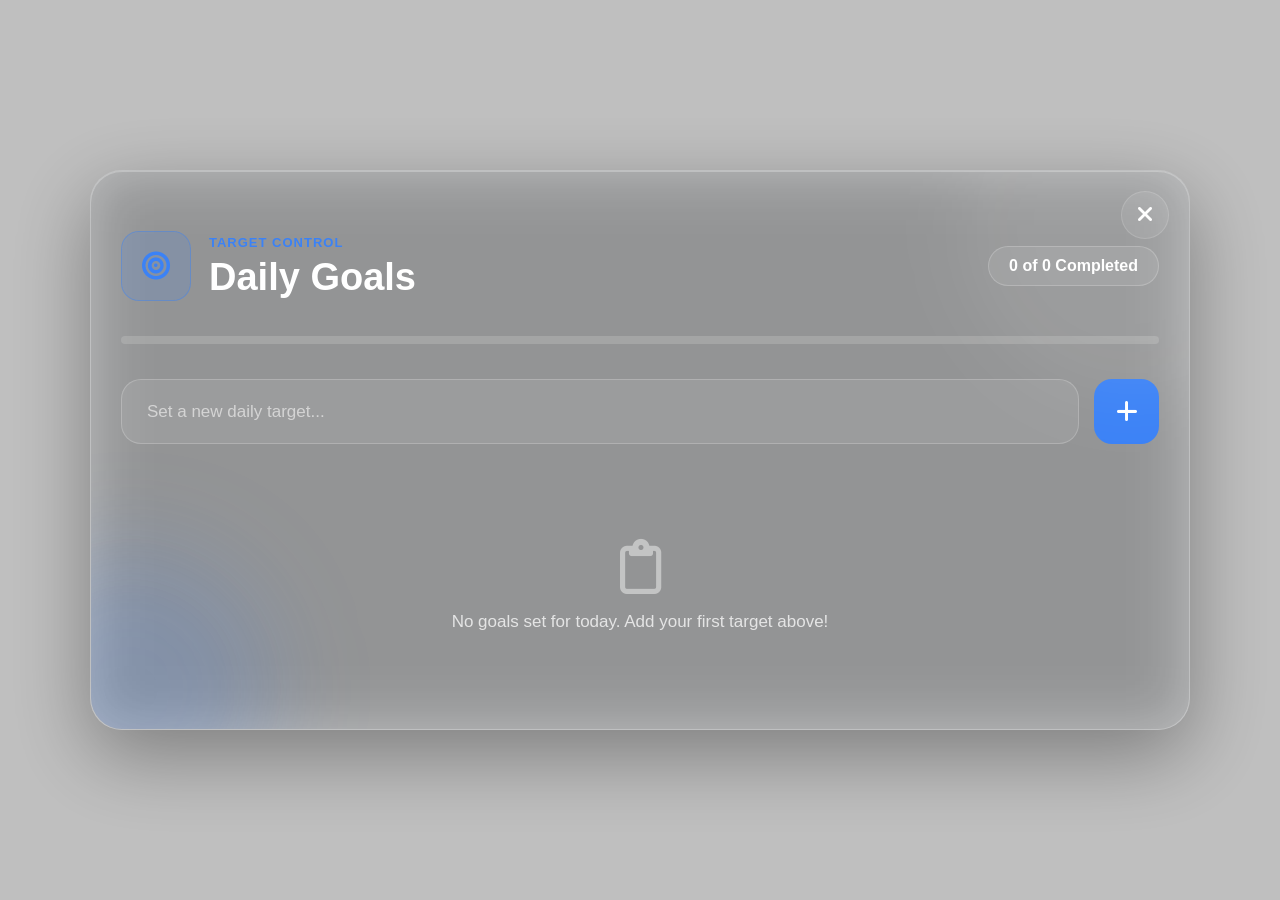
<file: Goals/goals.html>
<!DOCTYPE html>
<html lang="en">
<head>
    <meta charset="UTF-8">
    <meta name="viewport" content="width=device-width, initial-scale=1.0">
    <title>Daily Goals</title>
    <link rel="stylesheet" href="goals.css">
    <link rel="stylesheet"
    href="https://cdnjs.cloudflare.com/ajax/libs/font-awesome/6.7.2/css/all.min.css"/>
</head>
<body>

    

    
    <div class="goal-popup">

        <div class="popup">

            <!-- Close Button -->
            <button class="close-btn">
                <i class="fa-solid fa-xmark"></i>
            </button>

            <!-- Header -->
            <div class="header">

                <div class="header-left">

                    <div class="icon-box">
                        <i class="fa-solid fa-bullseye"></i>
                    </div>

                    <div>

                        <span class="sub-title">
                            TARGET CONTROL
                        </span>

                        <h1>
                            Daily Goals
                        </h1>

                    </div>

                </div>

                <div class="progress-count">
                    <span id="completedCount">
                        0 of 0 Completed
                    </span>
                </div>

            </div>

            <!-- Progress -->
            <div class="progress">

                <div class="progress-bar" id="progressBar"></div>

            </div>

            <!-- Input -->
            <div class="input-box">

                <input
                    type="text"
                    id="goalInput"
                    placeholder="Set a new daily target..."
                >

                <button id="addGoal">

                    <i class="fa-solid fa-plus"></i>

                </button>

            </div>

            <!-- Goals -->
            <div id="goalList" class="goal-list">

                <!-- JS will create goals here -->

            </div>

            <!-- Empty -->
            <div class="empty" id="emptyState">

                <i class="fa-regular fa-clipboard"></i>

                <p>
                    No goals set for today.
                    Add your first target above!
                </p>

            </div>

        </div>

    </div>

    <script src="goals.js"></script>

</body>
</html>
</file>
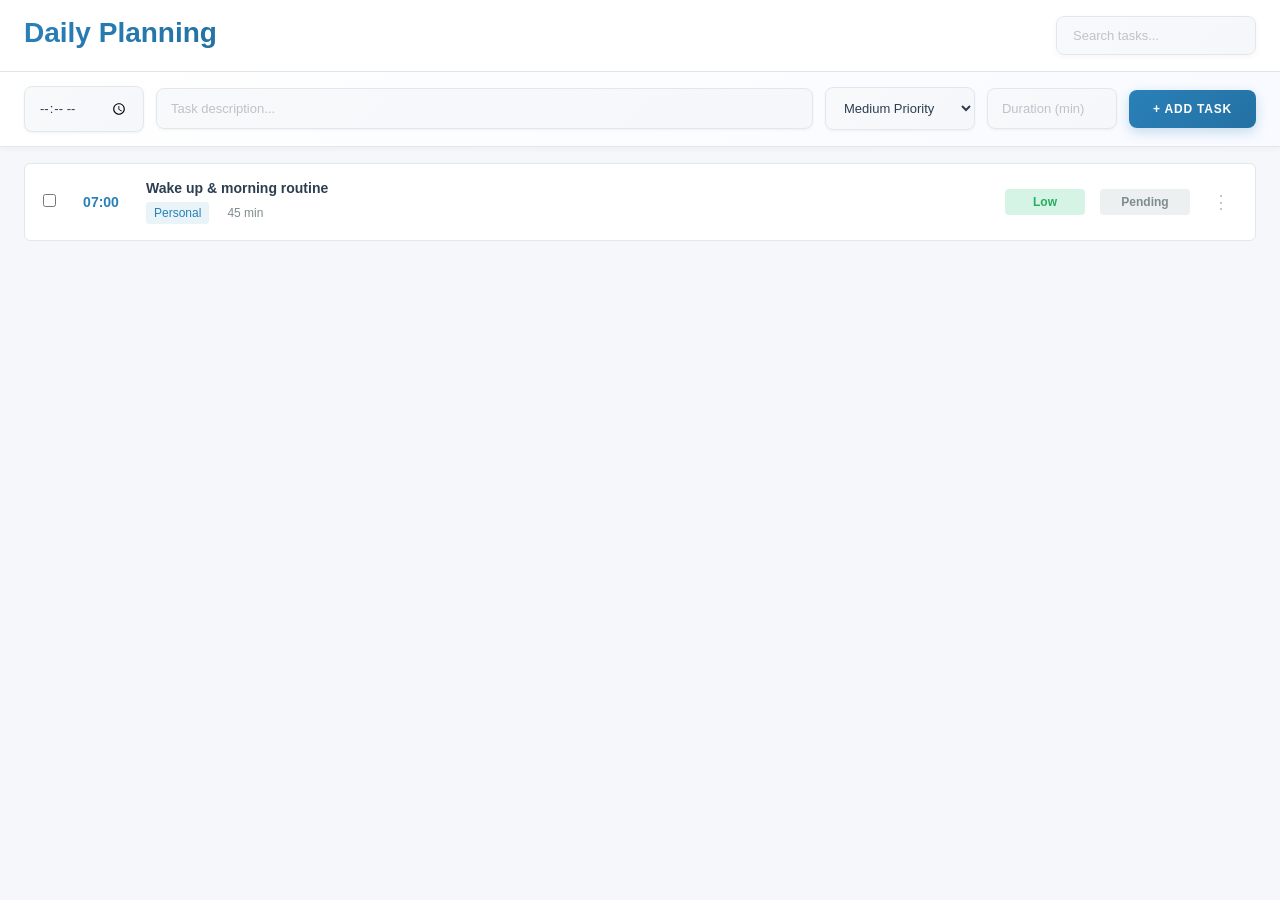
<file: Plan/plan.html>
<!DOCTYPE html>
<html lang="en">
<head>
    <meta charset="UTF-8">
    <meta name="viewport" content="width=device-width, initial-scale=1.0">
    <title>Daily Planner - Professional Management System</title>
    <link rel="stylesheet" href="plan.css">
</head>
<body>
    <div class="app-container">
        
        <main class="main-content">
            <div class="top-header">
                <div class="header-title">
                    <h1>Daily Planning</h1>
            
                </div>
                <div class="header-controls">
                    <input type="text" class="search-input" placeholder="Search tasks...">
                </div>
            </div>

            <div class="add-task-panel">
                <div class="panel-row">
                    <input type="time" class="input-field time-field" placeholder="Time">
                    <input type="text" class="input-field task-field" placeholder="Task description...">
                    <select class="input-field priority-field">
                        <option value="low">Low Priority</option>
                        <option value="medium" selected>Medium Priority</option>
                        <option value="high">High Priority</option>
                    </select>
                    <input type="number" class="input-field duration-field" placeholder="Duration (min)" min="5" max="480">
                    <button class="add-task-btn">+ ADD TASK</button>
                </div>
            </div>

            <div class="tasks-container">
                <div class="task-item">
                    <div class="task-checkbox">
                        <input type="checkbox">
                    </div>
                    <div class="task-time">07:00</div>
                    <div class="task-main">
                        <div class="task-title">Wake up & morning routine</div>
                        <div class="task-meta">
                            <span class="tag category">Personal</span>
                            <span class="duration">45 min</span>
                        </div>
                    </div>
                    <div class="task-priority low">Low</div>
                    <div class="task-status">Pending</div>
                    <button class="task-action-btn">⋮</button>
                </div>

        </main>
    </div>

    <script src="plan.js"></script>
</body>
</html>
</file>
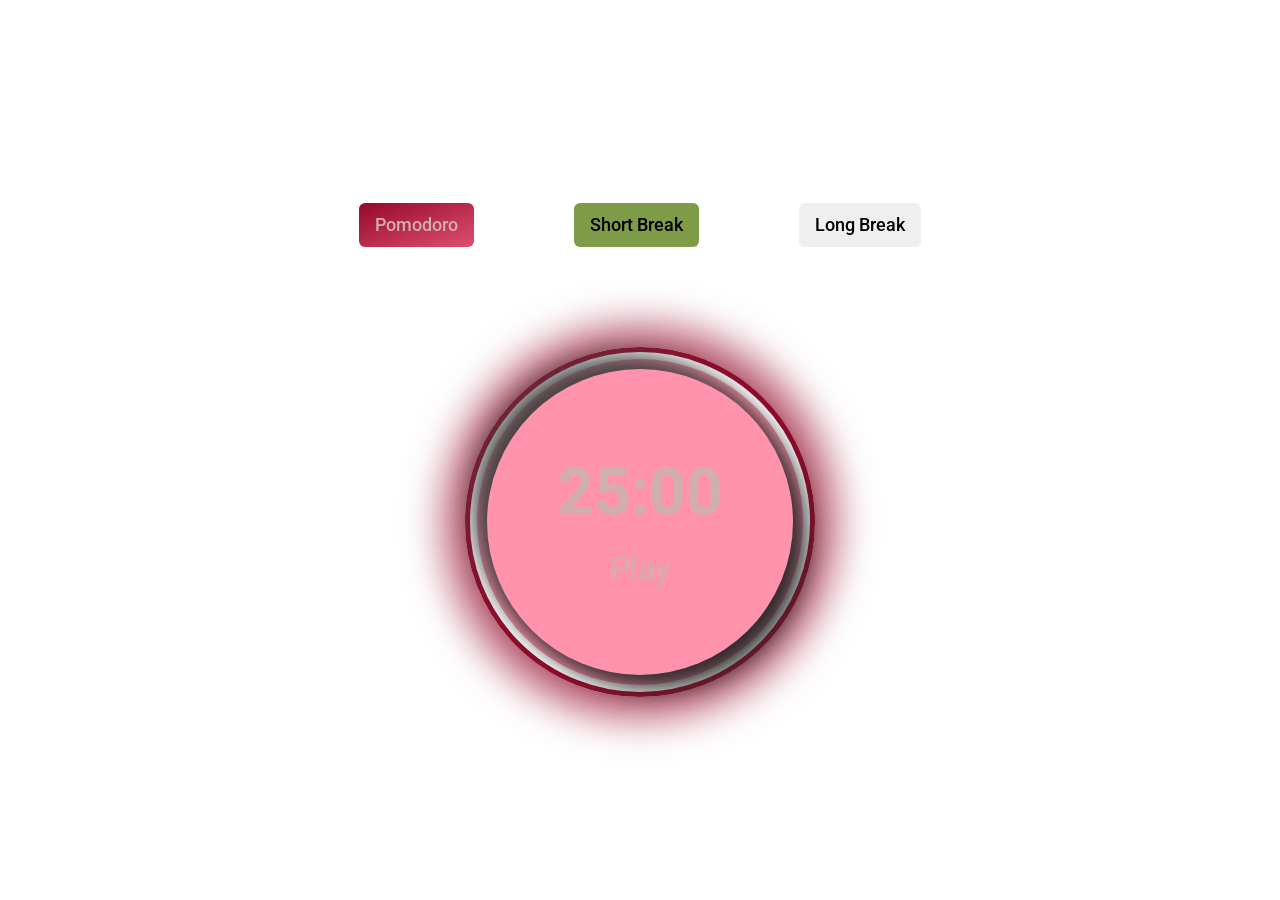
<file: pomodoro/pomodoro.html>
<!DOCTYPE html>
<html lang="en">
  <head>
    <meta charset="UTF-8" />
    <meta name="viewport" content="width=device-width, initial-scale=1.0" />
    <title>Pomodoro Timer App</title>
    <link rel="icon" href="images/pomodoro-timer-app.png" />
    <link rel="stylesheet" href="pomodoro.css" />
  </head>
  <body>
    <div class="timer-buttons">
      <button class="timer-btn pomodoro active" data-time="1500">
        Pomodoro
      </button>
      <button class="timer-btn short-break" data-time="300">Short Break</button>
      <button class="timer-btn long-break" data-time="900">Long Break</button>
    </div>

    <div class="circle">
      <div class="inner-circle">
        <div class="countdown">
          <h1></h1>
          <p class="play-pause"></p>
        </div>
      </div>
    </div>

    <script src="pomodoro.js"></script>
  </body>
</html>
</file>
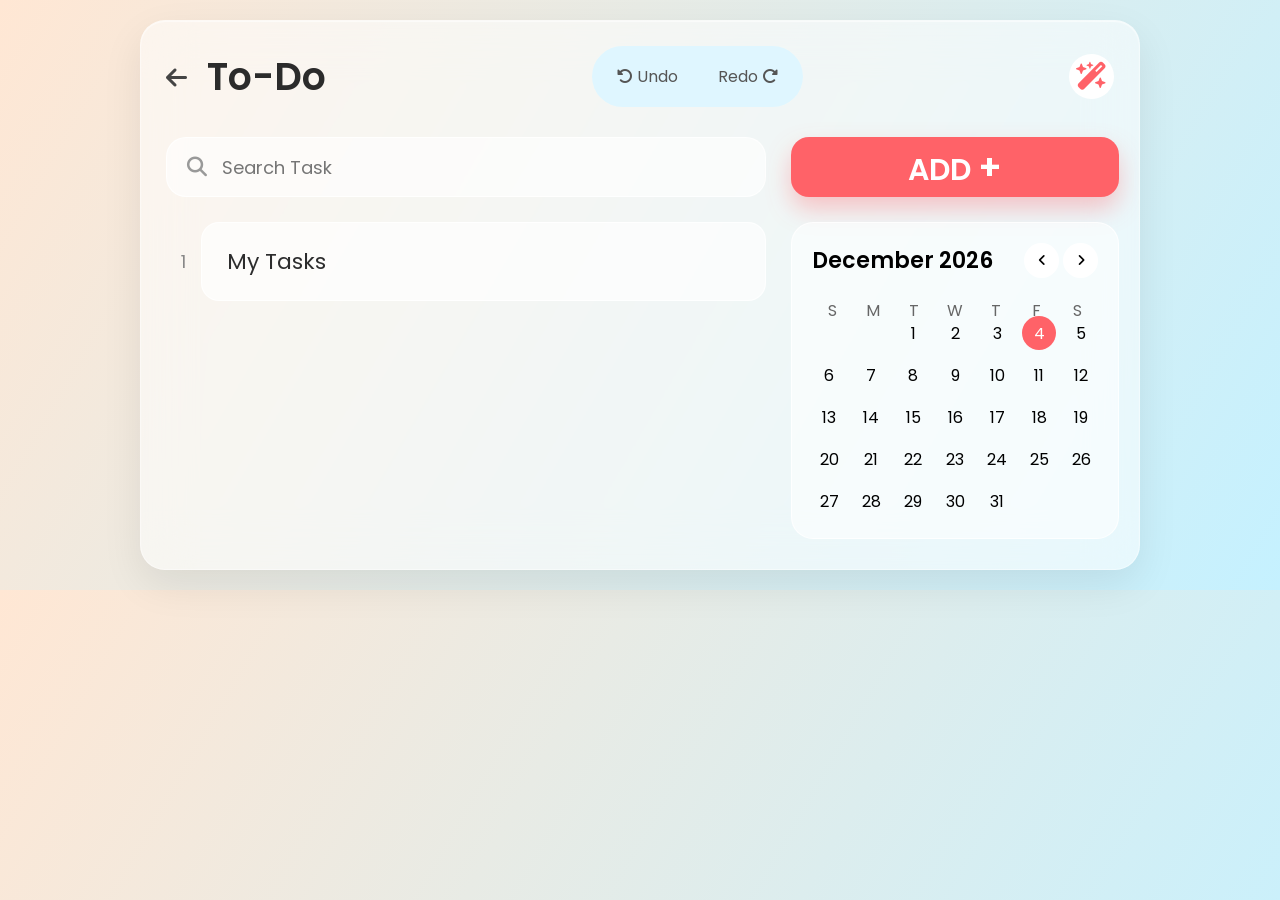
<file: To-do/todo.html>
<!DOCTYPE html>
<html lang="en">
<head>
    <meta charset="UTF-8">
    <meta name="viewport" content="width=device-width, initial-scale=1.0">
    <title>Premium Todo</title>
    <link rel="stylesheet" href="todo.css">
    <link rel="preconnect" href="https://fonts.googleapis.com">
    <link href="https://fonts.googleapis.com/css2?family=Poppins:wght@300;400;500;600;700&display=swap" rel="stylesheet">
    <link rel="stylesheet"
    href="https://cdnjs.cloudflare.com/ajax/libs/font-awesome/6.6.0/css/all.min.css">
</head>
<body>

<div class="bg"></div>

<div class="container">

    <header>

        <div class="left">

            <i class="fa-solid fa-arrow-left" id="back"></i>

            <h1>To-Do</h1>

        </div>
        
        <div class="right">

            <button id="undo">
                <i class="fa-solid fa-rotate-left"></i>
                Undo
            </button>

            <button id="redo">
                Redo
                <i class="fa-solid fa-rotate-right"></i>
            </button>
            

        </div>
          <div class="theme">

                <button id="themeBtn">

                    <i class="fa-solid fa-wand-magic-sparkles"></i>

                </button>

            </div>

    </header>


    <div class="content">

        <section class="tasks">

            <div class="search">

                <i class="fa-solid fa-magnifying-glass"></i>

                <input
                type="text"
                id="search"
                placeholder="Search Task">

            </div>

            <ul id="taskList">

                <li>

                    <span class="number">1</span>

                    <div class="task">
                        <p>My Tasks</p>
                    </div>

                </li>

                

            </ul>

        </section>

        <aside>

            <button id="addBtn">
                ADD
                <span>+</span>
            </button>
            


            <div class="calendar">

                <div class="calendar-header">

                    <h2 id="monthYear"></h2>

                    <div>

                        <button id="prev">
                            <i class="fa-solid fa-angle-left"></i>
                        </button>

                        <button id="next">
                            <i class="fa-solid fa-angle-right"></i>
                        </button>

                    </div>

                </div>

                <div class="weekdays">

                    <span>S</span>
                    <span>M</span>
                    <span>T</span>
                    <span>W</span>
                    <span>T</span>
                    <span>F</span>
                    <span>S</span>

                </div>

                <div id="calendar"></div>


            </div>
            


        </aside>

    </div>

</div>

<script src="todo.js"></script>

</body>
</html>
</file>
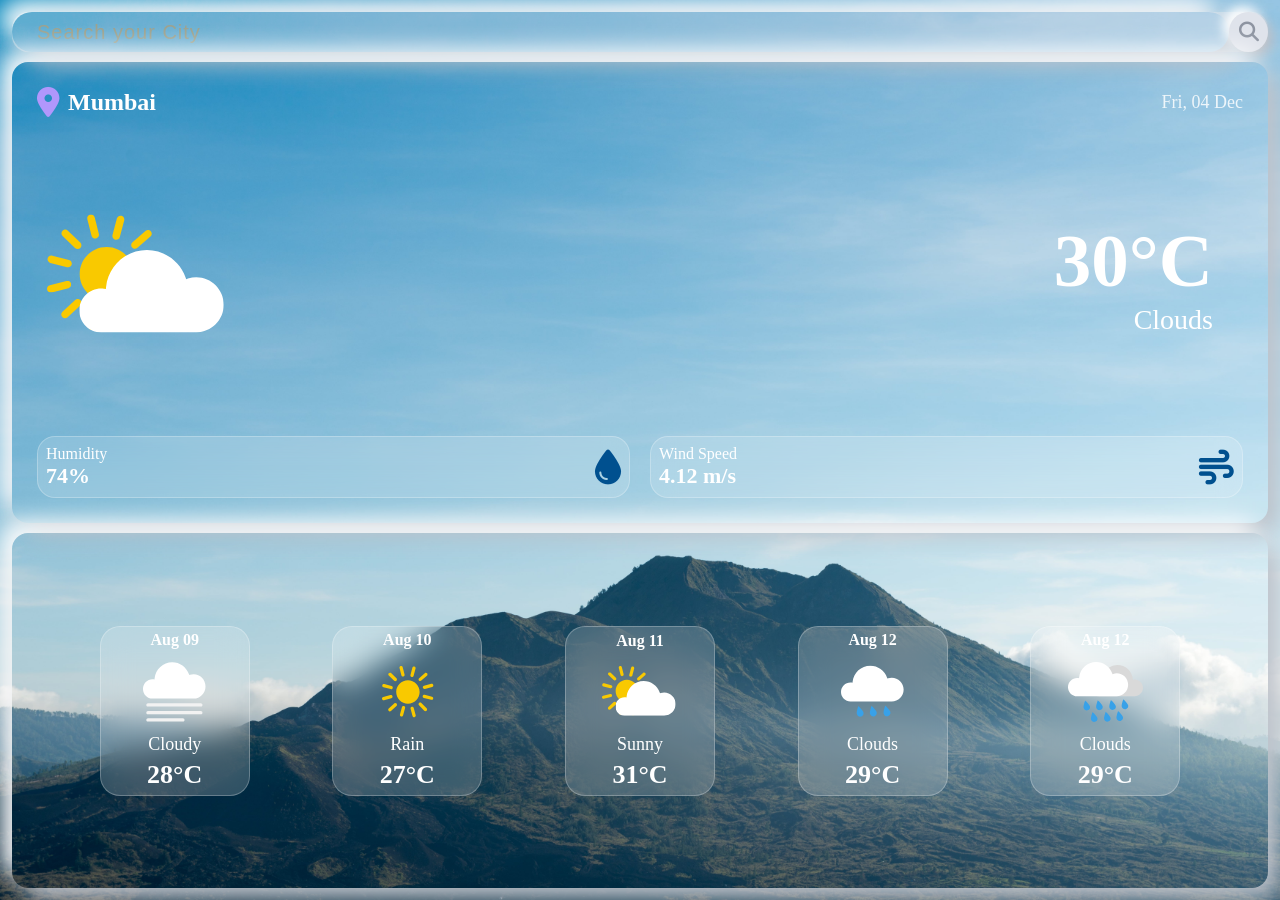
<file: whether/whether.html>
<!DOCTYPE html>
<html lang="en">
<head>
    <meta charset="UTF-8">
    <meta name="viewport" content="width=device-width, initial-scale=1.0">
    <title>whether</title>
    <link rel="stylesheet" href="whether.css">
     <link rel="stylesheet"
    href="https://cdnjs.cloudflare.com/ajax/libs/font-awesome/6.5.1/css/all.min.css">
    <link rel="stylesheet" href="https://fonts.googleapis.com/css2?family=Material+Symbols+Outlined:opsz,wght,FILL,GRAD@20..48,100..700,0..1,-50..200&icon_names=location_on" />
    <link rel="stylesheet" href="https://fonts.googleapis.com/css2?family=Material+Symbols+Outlined:opsz,wght,FILL,GRAD@20..48,100..700,0..1,-50..200&icon_names=water_drop" />
    <!-- <link rel="stylesheet" href="https://fonts.googleapis.com/css2?family=Material+Symbols+Outlined:opsz,wght,FILL,GRAD@20..48,100..700,0..1,-50..200&icon_names=air" /> -->
</head>
<body>
     <div id="container">
      <div id="top">
            <input type="text" class="input-city" placeholder="Search your City">
            <button class="search-btn">
            <i class="fa-solid fa-magnifying-glass"></i>
            </button>
     </div>
     <!-- Middle Section -->
    <div id="weather" class="mid">

    <div class="top-info">
        <div class="location">
            <i class="fa-solid fa-location-dot fa-bounce" style="color: rgb(177, 151, 252);"></i>
            <span class="city">Mumbai</span>
        </div>

        <div class="date">
            Thu, 09 Aug
        </div>
    </div>

    <div class="weather-main">

        <div class="weather-icon">
            <img  class="weather-Img" src="/image/Whether-svgs/clouds.svg" alt="">
        </div>

        <div class="weather-details">
            <h1 class="temp">30°C</h1>
            <p class="condition">Clouds</p>
        </div>

    </div>

    <div class="weather-extra">

        <div class="card">
            <div>
                <h4>Humidity</h4>
                <p class="humidityum">74%</p>
            </div>
            <div>
            <i class="fa-solid fa-droplet fa-spin-snap" style="color: rgb(0, 80, 143);"></i>
            </div>
        </div>

        <div class="card">
            <div>
                <h4>Wind Speed</h4>
                <p class="wind-speed">4.12 m/s</p>
            </div>
            <div>
          <i class="fa-solid fa-wind fa-float" style="color: rgb(0, 80, 143);"></i>
            </div>
        </div>

    </div>

    </div>
    <!-- Bottom Forecast -->
    <div id="forecast" class="bot">

    <div class="forecast-card">

        <h4>Aug 09</h4>

        <img src="/image/Whether-svgs/atmosphere.svg">

        <p>Cloudy</p>

        <span>28°C</span>

    </div>

    <div class="forecast-card">

        <h4>Aug 10</h4>

        <img src="/image/Whether-svgs/clear.svg">

        <p>Rain</p>

        <span>27°C</span>

    </div>

    <div class="forecast-card">

        <h4>Aug 11</h4>

        <img src="/image/Whether-svgs/clouds.svg">

        <p>Sunny</p>

        <span>31°C</span>

    </div>

    <div class="forecast-card">

        <h4>Aug 12</h4>

        <img src="/image/Whether-svgs/drizzle.svg">

        <p>Clouds</p>

        <span>29°C</span>

    </div>
    <div class="forecast-card">
        <h4>Aug 12</h4>
        <img src="/image/Whether-svgs/rain.svg">
        <p>Clouds</p>
        <span>29°C</span>

    </div>

    </div>

    </div>
</div>
    <script src="whether.js"></script>
</body>
</html>
</file>
<file: Goals/goals.css>
*{
    margin:0;
    padding:0;
    box-sizing:border-box;
    font-family:"Segoe UI",sans-serif;
}

body{
    width:100%;
    height:100vh;
    overflow:hidden;
}

.goal-popup{
    position:fixed;
    inset:0;

    display:flex;
    justify-content:center;
    align-items:center;

    background:rgba(0,0,0,.25);
    backdrop-filter:blur(18px);
    -webkit-backdrop-filter:blur(18px);

    z-index:999999;

    animation:fade .3s ease;
}

@keyframes fade{
    from{
        opacity:0;
    }
    to{
        opacity:1;
    }
}

.popup{
    width:min(1100px,95vw);
    min-height:560px;

    position:relative;

    padding:30px;

    border-radius:32px;

    background:rgba(189, 205, 211, 0.08);

    backdrop-filter:blur(30px);
    -webkit-backdrop-filter:blur(30px);

    border:1px solid rgba(255,255,255,.25);

    box-shadow:
        0 25px 80px rgba(0,0,0,.35),
        inset 0 1px 0 rgba(255,255,255,.25);

    overflow:hidden;

    animation:popup .35s ease;
}

.popup::before{
    content:"";
    position:absolute;
    top:-120px;
    right:-120px;
    width:350px;
    height:350px;
    border-radius:50%;
    background:rgba(255,255,255,.08);
    filter:blur(40px);
}

.popup::after{
    content:"";
    position:absolute;
    bottom:-100px;
    left:-100px;
    width:280px;
    height:280px;
    border-radius:50%;
    background:rgba(59,130,246,.18);
    filter:blur(50px);
}

@keyframes popup{

    from{
        transform:scale(.9);
        opacity:0;
    }

    to{
        transform:scale(1);
        opacity:1;
    }

}

.close-btn{

    position:absolute;
    top:20px;
    right:20px;

    width:48px;
    height:48px;

    border:none;
    outline:none;

    border-radius:50%;

    background:rgba(255,255,255,.08);

    color:#fff;

    cursor:pointer;

    font-size:22px;

    transition:.3s;

    border:1px solid rgba(255,255,255,.15);
}

.close-btn:hover{

    transform:rotate(90deg);

    background:#3b82f6;

}

.header{

    display:flex;
    justify-content:space-between;
    align-items:center;

    margin-top:30px;
}

.header-left{

    display:flex;
    align-items:center;
    gap:18px;

}

.icon-box{

    width:70px;
    height:70px;

    border-radius:18px;

    display:flex;
    justify-content:center;
    align-items:center;

    background:rgba(59,130,246,.15);

    color:#3b82f6;

    font-size:28px;

    border:1px solid rgba(59,130,246,.4);
}

.sub-title{

    color:#3b82f6;
    font-size:13px;
    font-weight:700;
    letter-spacing:1px;

}

.header h1{

    color:#fff;
    font-size:38px;
    margin-top:5px;

}

.progress-count{

    padding:10px 20px;

    border-radius:40px;

    color:#fff;

    background:rgba(255,255,255,.08);

    border:1px solid rgba(255,255,255,.2);

    font-weight:600;
}

.progress{

    width:100%;
    height:8px;

    margin:35px 0;

    border-radius:30px;

    overflow:hidden;

    background:rgba(255,255,255,.15);

}

.progress-bar{

    width:0%;
    height:100%;

    background:linear-gradient(90deg,#3b82f6,#06b6d4);

    transition:.4s;
}

.input-box{

    display:flex;
    gap:15px;
}

.input-box input{

    flex:1;

    height:65px;

    border:none;
    outline:none;

    border-radius:20px;

    padding:0 25px;

    color:#fff;

    font-size:17px;

    background:rgba(255,255,255,.08);

    border:1px solid rgba(255,255,255,.2);
}

.input-box input::placeholder{

    color:#d4d4d4;

}

.input-box button{

    width:65px;
    height:65px;

    border:none;

    border-radius:18px;

    cursor:pointer;

    color:#fff;

    font-size:24px;

    background:#3b82f6;

    transition:.3s;
}

.input-box button:hover{

    transform:scale(1.08);

}

.goal-list{

    margin-top:35px;

    display:flex;
    flex-direction:column;
    gap:15px;

    max-height:260px;

    overflow:auto;

    padding-right:5px;
}

.goal{

    display:flex;
    justify-content:space-between;
    align-items:center;

    padding:16px 20px;

    border-radius:18px;

    background:rgba(255,255,255,.08);

    border:1px solid rgba(255,255,255,.15);

    transition:.3s;
}

.goal:hover{

    transform:translateY(-2px);

    background:rgba(255,255,255,.12);

}

.goal-left{

    display:flex;
    align-items:center;
    gap:15px;

}

.goal-left input{

    width:22px;
    height:22px;

    accent-color:#3b82f6;

    cursor:pointer;
}

.goal span{

    color:#fff;

    font-size:17px;
}

.goal.completed span{

    text-decoration:line-through;

    opacity:.6;
}

.delete{

    border:none;

    background:none;

    color:#f80000;

    font-size:20px;

    cursor:pointer;
}

.empty{

    margin-top:60px;

    text-align:center;

    color:#fff;

    opacity:.75;
}

.empty i{

    font-size:55px;

    margin-bottom:18px;

    color:#d4d4d4;
}

.empty p{

    font-size:17px;
}

.goal-list::-webkit-scrollbar{

    width:6px;

}

.goal-list::-webkit-scrollbar-thumb{

    background:rgba(255,255,255,.25);

    border-radius:10px;
}
</file>
<file: Plan/plan.css>
* {
    margin: 0;
    padding: 0;
    box-sizing: border-box;
}

html, body {
    width: 100%;
    height: 100%;
    overflow: hidden;
}

body {
    font-family: 'Roboto', sans-serif;
    margin: 0;
    padding: 0;
    background-color: #f4f4f4;
    color: #2c3e50;
}

@keyframes slideIn {
    from {
        opacity: 0;
        transform: translateY(-10px);
    }
    to {
        opacity: 1;
        transform: translateY(0);
    }
}

@keyframes fadeIn {
    from {
        opacity: 0;
    }
    to {
        opacity: 1;
    }
}

@keyframes slideInLeft {
    from {
        opacity: 0;
        transform: translateX(-20px);
    }
    to {
        opacity: 1;
        transform: translateX(0);
    }
}

@keyframes pulse {
    0% {
        box-shadow: 0 0 0 0 rgba(41, 128, 185, 0.7);
    }
    70% {
        box-shadow: 0 0 0 10px rgba(41, 128, 185, 0);
    }
    100% {
        box-shadow: 0 0 0 0 rgba(41, 128, 185, 0);
    }
}

.app-container {
    display: flex;
    width: 100%;
    height: 100vh;
    background: #f5f7fa;
    animation: fadeIn 0.5s ease-out;
}

.main-content {
    flex: 1;
    display: flex;
    flex-direction: column;
    overflow: hidden;
    background: #f5f7fa;
}

.top-header {
    background: white;
    border-bottom: 1px solid #e1e8ed;
    padding: 24px 30px;
    display: flex;
    justify-content: space-between;
    align-items: center;
    box-shadow: 0 2px 8px rgba(0, 0, 0, 0.08);
    animation: slideIn 0.4s ease-out;
}

.header-title h1 {
    font-size: 28px;
    font-weight: 800;
    color: #2c3e50;
    margin-bottom: 6px;
    background: linear-gradient(135deg, #2980b9, #2471a3);
    -webkit-background-clip: text;
    -webkit-text-fill-color: transparent;
    background-clip: text;
}

.date-display {
    font-size: 13px;
    color: #95a5a6;
    font-weight: 600;
    letter-spacing: 0.5px;
}

.header-controls {
    display: flex;
    gap: 12px;
    align-items: center;
}

.search-input {
    width: 250px;
    padding: 11px 16px;
    border: 1px solid #e1e8ed;
    border-radius: 8px;
    font-size: 13px;
    background: linear-gradient(135deg, #f8f9fb, #f5f7fa);
    color: #2c3e50;
    transition: all 0.3s cubic-bezier(0.25, 0.46, 0.45, 0.94);
    box-shadow: 0 2px 6px rgba(0, 0, 0, 0.04);
}

.search-input:focus {
    outline: none;
    border-color: #2980b9;
    background: white;
    box-shadow: 0 4px 12px rgba(41, 128, 185, 0.15);
    transform: translateY(-1px);
}

.search-input::placeholder {
    color: #bdc3c7;
    font-weight: 500;
}

.header-btn {
    width: 40px;
    height: 40px;
    border: 1px solid #e1e8ed;
    background: linear-gradient(135deg, #ffffff, #f8f9fb);
    border-radius: 8px;
    cursor: pointer;
    color: #7f8c8d;
    font-size: 18px;
    transition: all 0.3s cubic-bezier(0.25, 0.46, 0.45, 0.94);
    display: flex;
    align-items: center;
    justify-content: center;
    position: relative;
    overflow: hidden;
}

.header-btn::before {
    content: '';
    position: absolute;
    top: 50%;
    left: 50%;
    width: 0;
    height: 0;
    background: rgba(41, 128, 185, 0.1);
    border-radius: 50%;
    transform: translate(-50%, -50%);
    transition: width 0.5s, height 0.5s;
}

.header-btn:hover::before {
    width: 100px;
    height: 100px;
}

.header-btn:hover {
    background: linear-gradient(135deg, #ecf3fb, #e8f0f8);
    border-color: #2980b9;
    color: #2980b9;
    box-shadow: 0 4px 12px rgba(41, 128, 185, 0.12);
    transform: translateY(-2px);
}

.header-btn:active {
    transform: translateY(0);
}

.add-task-panel {
    background: linear-gradient(135deg, #ffffff 0%, #f8faff 100%);
    border-bottom: 1px solid #e1e8ed;
    padding: 20px 30px;
    box-shadow: 0 2px 6px rgba(0, 0, 0, 0.04);
    animation: slideIn 0.4s ease-out;
}

.panel-row {
    display: flex;
    gap: 12px;
    align-items: center;
}

.input-field {
    padding: 12px 14px;
    border: 1px solid #e1e8ed;
    border-radius: 8px;
    font-size: 13px;
    color: #2c3e50;
    background: linear-gradient(135deg, #f8f9fb, #f5f7fa);
    font-family: inherit;
    transition: all 0.3s cubic-bezier(0.25, 0.46, 0.45, 0.94);
    box-shadow: 0 1px 3px rgba(0, 0, 0, 0.05);
    font-weight: 500;
}

.input-field:hover {
    border-color: #d5dce0;
    background: linear-gradient(135deg, #f5f7fa, #f0f4f8);
}

.input-field:focus {
    outline: none;
    border-color: #2980b9;
    background: white;
    box-shadow: 0 4px 12px rgba(41, 128, 185, 0.15);
    transform: translateY(-1px);
}

.input-field::placeholder {
    color: #bdc3c7;
    font-weight: 500;
}

.time-field {
    width: 120px;
}

.task-field {
    flex: 1;
}

.priority-field {
    width: 150px;
    cursor: pointer;
}

.duration-field {
    width: 130px;
}

.add-task-btn {
    padding: 12px 24px;
    background: linear-gradient(135deg, #2980b9, #2471a3);
    color: white;
    border: none;
    border-radius: 8px;
    font-size: 12px;
    font-weight: 700;
    cursor: pointer;
    transition: all 0.3s cubic-bezier(0.25, 0.46, 0.45, 0.94);
    white-space: nowrap;
    letter-spacing: 0.8px;
    box-shadow: 0 4px 12px rgba(41, 128, 185, 0.25);
    position: relative;
    overflow: hidden;
}

.add-task-btn::before {
    content: '';
    position: absolute;
    top: 50%;
    left: 50%;
    width: 0;
    height: 0;
    background: rgba(255, 255, 255, 0.2);
    border-radius: 50%;
    transform: translate(-50%, -50%);
    transition: width 0.5s, height 0.5s;
}

.add-task-btn:hover::before {
    width: 200px;
    height: 200px;
}

.add-task-btn:hover {
    background: linear-gradient(135deg, #2471a3, #1f5a8f);
    box-shadow: 0 6px 20px rgba(41, 128, 185, 0.35);
    transform: translateY(-2px);
}

.add-task-btn:active {
    transform: translateY(0);
}

.tasks-container {
    flex: 1;
    overflow-y: auto;
    padding: 20px 30px;
}

.task-item {
    display: flex;
    align-items: center;
    gap: 15px;
    padding: 16px 18px;
    background: white;
    border: 1px solid #e1e8ed;
    border-radius: 6px;
    margin-bottom: 10px;
    transition: all 0.2s;
}

.task-item:hover {
    box-shadow: 0 2px 8px rgba(0, 0, 0, 0.08);
    border-color: #d5dce0;
}

.task-item.active {
    background: #ecf3fb;
    border-color: #2980b9;
    box-shadow: 0 2px 8px rgba(41, 128, 185, 0.15);
}

.task-item.completed {
    opacity: 0.7;
    background: #f8f9fb;

}

.task-item.completed .task-title {
    color: #95a5a6;
    text-decoration: line-through;

}

.completed {
    opacity: 0.5;
    pointer-events: none;
    background-color: #4CAF50;
}

.completed input[type="checkbox"] {
    pointer-events: auto; 
}
.task-checkbox {
    flex-shrink: 0;
}



.task-time {
    flex-shrink: 0;
    width: 60px;
    font-weight: 600;
    color: #2980b9;
    font-size: 14px;
    text-align: center;
}

.task-main {
    flex: 1;
    min-width: 0;
}

.task-title {
    font-size: 14px;
    font-weight: 600;
    color: #2c3e50;
    margin-bottom: 6px;
    word-break: break-word;
}

.task-meta {
    display: flex;
    gap: 10px;
    font-size: 12px;
    color: #7f8c8d;
}

.tag {
    display: inline-block;
    padding: 4px 8px;
    border-radius: 3px;
    background: #ecf0f1;
    color: #7f8c8d;
    font-weight: 500;
}

.tag.category {
    background: #e8f4f8;
    color: #2980b9;
}

.duration {
    padding: 4px 8px;
    color: #7f8c8d;
}

.task-priority {
    flex-shrink: 0;
    padding: 6px 12px;
    border-radius: 4px;
    font-size: 12px;
    font-weight: 600;
    text-align: center;
    min-width: 80px;
    transition: all 0.2s;
}

.task-priority.high {
    background: #fadbd8;
    color: #c0392b;
}

.task-priority.medium {
    background: #fef5e7;
    color: #d68910;
}

.task-priority.low {
    background: #d5f4e6;
    color: #27ae60;
}

.task-status {
    flex-shrink: 0;
    padding: 6px 12px;
    border-radius: 4px;
    font-size: 12px;
    font-weight: 600;
    min-width: 90px;
    text-align: center;
    color: #7f8c8d;
    background: #ecf0f1;
}

.task-item.active .task-status {
    color: #c0392b;
}

.task-item.completed .task-status {
    background: #d5f4e6;
    color: #27ae60;
}

.task-action-btn {
    flex-shrink: 0;
    width: 32px;
    height: 32px;
    border: none;
    background: transparent;
    color: #bdc3c7;
    cursor: pointer;
    font-size: 18px;
    transition: all 0.2s;
    border-radius: 4px;
}

.task-item:hover .task-action-btn {
    color: #7f8c8d;
    background: #f0f4f8;
}

.task-action-btn:hover {
    color: #2c3e50;
    background: #e8ecf1;
}

.tasks-container::-webkit-scrollbar {
    width: 8px;
}

.tasks-container::-webkit-scrollbar-track {
    background: transparent;
}

.tasks-container::-webkit-scrollbar-thumb {
    background: #718796;
    border-radius: 4px;
}

.tasks-container::-webkit-scrollbar-thumb:hover {
    background: #95a5a6;
}

@media (max-width: 1400px) {
    .sidebar {
        width: 200px;
    }

    .top-header {
        padding: 16px 24px;
    }

    .search-input {
        width: 200px;
    }

    .add-task-panel {
        padding: 14px 24px;
    }

    .tasks-container {
        padding: 16px 24px;
    }
}

@media (max-width: 1200px) {
    .sidebar {
        width: 180px;
    }

    .sidebar-header h2 {
        font-size: 12px;
    }

    .header-title h1 {
        font-size: 24px;
    }

    .search-input {
        width: 160px;
    }

    .priority-field {
        width: 120px;
    }

    .duration-field {
        width: 100px;
    }

    .task-main {
        display: none;
    }

    .task-title {
        display: none;
    }
}

@media (max-width: 768px) {
    .app-container {
        flex-direction: column;
    }

    .sidebar {
        width: 100%;
        height: auto;
        flex-direction: row;
        padding: 12px 20px;
    }

    .sidebar-header {
        padding: 0;
        border: none;
        margin-right: 20px;
    }

    .sidebar-stats {
        display: flex;
        gap: 20px;
        padding: 0;
        border: none;
        margin-right: 20px;
    }

    .stat-item {
        padding: 0;
    }

    .sidebar-nav {
        flex-direction: row;
        padding: 0;
        margin-left: auto;
    }

    .nav-item {
        margin-bottom: 0;
        margin-right: 10px;
        padding: 8px 12px;
        border-left: none;
    }

    .panel-row {
        flex-wrap: wrap;
    }

    .time-field,
    .task-field,
    .priority-field,
    .duration-field {
        width: 100%;
    }

    .add-task-btn {
        width: 100%;
    }
}
</file>
<file: pomodoro/pomodoro.css>
@import url("https://fonts.googleapis.com/css2?family=Roboto:ital,wght@0,100..900;1,100..900&family=Tilt+Neon&display=swap");

:root {                           /* ariable define */
  --bg-clr: #8f81811c;
  --font-clr: #d0afaf;
  --light-green: 145, 215, 137;
  --dark-green: 10, 97, 84;
  --light-red: 223, 78, 112;
  --dark-red: 149, 9, 41;
  --light-blue: 76, 83, 214;
  --dark-blue: 19, 27, 175;
}

* {
  margin: 0;
  padding: 0;
  box-sizing: border-box;
  font-family: "Roboto", sans-serif;
}

body {
  display: flex;
  flex-direction: column;
  justify-content: center;
  align-items: center;
  min-height: 100vh;
  background: url(https://plus.unsplash.com/premium_photo-1676823547752-1d24e8597047?q=80&w=870&auto=format&fit=crop&ixlib=rb-4.1.0&ixid=M3wxMjA3fDB8MHxwaG90by1wYWdlfHx8fGVufDB8fHx8fA%3D%3D);
  padding: 10px;
  background-size: cover;
  background-position: center;
}



.timer-buttons {
  display: flex;
  column-gap: 100px;
  margin-bottom: 100px;
}

.timer-btn {
  display: block;
  width: max-width;
  color: var(--font-clr);
  font-size: 1.1rem;
  font-weight: 500;
  padding: 12px 16px;
  border: 0;
  border-radius: 6px;
  text-align: center;
  transition: box-shadow 0.2s ease-in-out;
  user-select: none;
  cursor: pointer;
}

.pomodoro {
  background: linear-gradient(
    to bottom right,
    rgb(var(--dark-red)),
    rgb(var(--light-red))
  );
}



.short-break{
  color: black;
  background-color: rgb(126, 156, 71);
}

.long-break {
  color: black;
}

.circle {
  position: relative;
  width: 350px;
  aspect-ratio: 1/1;
  border: 5px solid;
  border-radius: 50%;
}

.inner-circle {
  position: absolute;
  inset: 2%;
  width: 96%;
  height: 96%;
  border-radius: inherit;
}

.countdown {
  position: absolute;
  inset: 0;
  width: 94%;
  height: 94%;
  border-radius: inherit;
  box-shadow: 14px 14px 25px #292929, -14px -14px 25px #434343;
  margin: auto;
  display: flex;
  flex-direction: column;
  align-items: center;
  justify-content: center;
}

.countdown h1 {
  font-size: 4rem;
  color: var(--font-clr);
  z-index: 5;
}

.play-pause {
  font-size: 2rem;
  color: var(--font-clr);
  margin-top: 20px;
  user-select: none;
  cursor: pointer;
}



@keyframes tilt-n-move-shaking {
  0% {
    transform: translate(0, 0) rotate(0deg);
  }
  25% {
    transform: translate(5px, 5px) rotate(5deg);
  }
  50% {
    transform: translate(0, 0) rotate(0eg);
  }
  75% {
    transform: translate(-5px, 5px) rotate(-5deg);
  }
  100% {
    transform: translate(0, 0) rotate(0deg);
  }
}

@media (max-width: 950px) {
  .title {
    margin-bottom: 70px;
  }

  .timer-buttons {
    margin-bottom: 80px;
  }

  .timer-btn {
    font-size: 0.9rem;
    padding: 8px 10px;
  }

  .circle {
    width: 280px;
  }

  .countdown h1 {
    font-size: 3rem;
  }

  .play-pause {
    font-size: 1.5rem;
    margin-top: 14px;
  }

}

@media (max-width: 680px) {
  .title {
    margin-bottom: 50px;
    margin-top: -70px;
  }

  .timer-buttons {
    column-gap: 10px;
  }

  .circle {
    width: 250px;
  }

  .countdown h1 {
    font-size: 2.5rem;
  }

  .play-pause {
    font-size: 1.2rem;
    margin-top: 8px;
  }

}

@media (max-width: 400px) {
  body {
    padding: 30px;
  }

  .title {
    margin-bottom: 70px;
    margin-top: -70px;
  }

  .circle {
    width: 230px;
  }
}
</file>
<file: To-do/todo.css>
*{
    margin:0;
    padding:0;
    box-sizing:border-box;
    font-family:'Poppins',sans-serif;
}

body{
    background:linear-gradient(120deg,#ffe7d4,#c5f1ff);
    display: flex;
     justify-content:center;
    align-items:center;
    padding: 20px;
}
#to-container{
    width:70%;
    height:70%;
    display:flex;
    justify-content:center;
    align-items:center;
    overflow:hidden;
}


.bg{
    position:fixed;

    background:
    radial-gradient(circle at 0% 40%,#ffb38d70,transparent 35%),
    radial-gradient(circle at 100% 0%,#62dfff90,transparent 35%),
    radial-gradient(circle at 100% 100%,#ffffff,transparent 50%); 
    filter:blur(40px); 
    z-index:-1;
}

.container{
    width:1000px;
    height:550px;
    background:rgba(255,255,255,.55);
    backdrop-filter:blur(25px);
    border:1px solid rgba(255,255,255,.4);
    border-radius:25px;
    padding:25px;
    box-shadow:
    0 15px 40px rgba(0,0,0,.08),
    inset 0 1px 1px rgba(255,255,255,.6);
    overflow: hidden;

}

header{
    display:flex;
    justify-content:space-between;
    align-items:center;
    margin-bottom:30px;
}

.left{
    display:flex;
    align-items:center;
    gap:20px;
}

.left i{
    font-size:24px;
    cursor:pointer;
    color:#444;
}

.left h1{
    font-size:38px;
    font-weight:600;
    color:#2b2b2b;
}

.right{
    display:flex;
    gap:10px;
    background:#dff6ff;
    padding:10px;
    border-radius:50px;
}

.right button{
    border:none;
    background:transparent;
    font-size:16px;
    cursor:pointer;
    color:#555;
    padding:8px 15px;
    border-radius:30px;
    transition:.3s;
}

.right button:hover{
    background:white;
}

.content{
    display:grid;
    grid-template-columns:3fr 1fr;
    gap:25px;
    
}

.search{
    width:100%;
    height:60px;
    background:rgba(255,255,255,.6);
    border:1px solid rgba(255,255,255,.8);
    border-radius:20px;
    display:flex;
    align-items:center;
    padding:0 20px;
    margin-bottom:25px;
}

.search i{
    color:#999;
    font-size:20px;
}

.search input{
    width:100%;
    border:none;
    outline:none;
    background:transparent;
    margin-left:15px;
    font-size:18px;
}

#taskList{
    list-style:none;
    
    
    width:600px;
    height:400px;          
    overflow-y:auto;     
    overflow-x:hidden;     
}

#taskList li{
    display:flex;
    align-items:center;
    margin-bottom:18px;
}

.number{
    width:35px;
    text-align:center;
    color:#888;
    font-size:18px;
}

.task{
    flex:1;
    background:rgba(255,255,255,.65);
    border-radius:18px;
    padding:22px 25px;
    border:1px solid rgba(255,255,255,.8);
    transition:.35s;
    
}

.task:hover{
    transform:translateY(-3px);
    box-shadow:0 15px 25px rgba(0,0,0,.08);
}

.task p{
    font-size:22px;
    color:#2d2d2d;
}

.completed p{
    text-decoration:line-through;
    opacity:.7;
}

aside{
    display:flex;
    flex-direction:column;
    gap:25px;
}

#addBtn{
    height:60px;
    border:none;
    border-radius:18px;
    background:#ff6268;
    color:#fff;
    font-size:30px;
    font-weight:600;
    cursor:pointer;
    box-shadow:0 12px 25px rgba(255,98,104,.35);
    transition:.35s;

}

#addBtn span{
    font-size:35px;
}

#addBtn:hover{
    transform:translateY(-4px);
}

.calendar{
    background:rgba(255,255,255,.55);
    border-radius:22px;
    padding:20px;
    border:1px solid rgba(255,255,255,.8);
}

.calendar-header{
    display:flex;
    justify-content:space-between;
    align-items:center;
    margin-bottom:20px;
}

.calendar-header h2{
    font-size:22px;
    font-weight:600;
}

.calendar-header button{
    width:35px;
    height:35px;
    border:none;
    border-radius:50%;
    background:white;
    cursor:pointer;
}

.weekdays{
    display:grid;
    grid-template-columns:repeat(7,1fr);
    text-align:center;
    margin-bottom:-7px;
    color:#666;

}

#calendar{
    display:grid;
    grid-template-columns:repeat(7,1fr);
    gap:8px;
}

.day{
    width:34px;
    height:34px;
    display:flex;
    justify-content:center;
    align-items:center;
    border-radius:50%;
    cursor:pointer;
    transition:.3s;
}

.day:hover{
    background:#ececec;
}

.today{
    background:#ff6268;
    color:white;
}


.theme{
    /* background:rgba(255,255,255,.55); */
    /* border-radius:20px; */
    text-align:center;
    /* padding:30px; */
    /* border:1px solid rgba(255,255,255,.8); */
}

.theme button{
    width:45px;
    height:45px;
    border-radius:50%;
    border:none;
    background:#fff;
    color:#ff6268;
    font-size:28px;
    cursor:pointer;
    /* box-shadow:0 10px 20px rgba(0,0,0,.08); */
}

.dark{
    background:#111;
}

.dark .container{
    background:rgba(32,32,32,.75);
}

.dark .task,
.dark .search,
.dark .calendar,
.dark .theme{
    background:rgba(40,40,40,.75);
    color:white;
}

.dark input,
.dark p,
.dark h1,
.dark h2,
.dark h3,
.dark span,
.dark i{
    color:white;
}

@media(max-width:1100px){

.container{
width:95%;
height:auto;
}

.content{
grid-template-columns:1fr;
}

aside{
order:-1;
}

}
</file>
<file: whether/whether.css>
*{
    margin: 0;
    padding: 0;
    box-sizing: border-box;
}

html, body{
    height: 100%;
    width: 100%;
    /* padding:5px; */
    /* background-color: #d1caca; */
    background: url("/image/bg-whether.jpg");
    background-size: cover;
    background-position: center;
}
#container {
    width: 100%;
    height: 100vh;
    display: grid;
    grid-template-columns:1fr;
    grid-template-rows:40px 1.3fr 1fr;
    grid-template-areas:
        "top"
        "mid"
        "bot";
    gap: 10px;
    padding:12px;
}

#top{
    /* height: 20px; */
    grid-area: top;
    border-radius: 1rem;
    display:flex;
    align-items:center;
    justify-content:space-between;
    background:#dfe3eb6c;
    
}

.input-city{
    width: 100%;
    height: 100%;
    border-radius: 2rem;
    background-color:#dfe3eb ;
    border: none;
      box-shadow:
    12px 12px 24px #bcc1c9,
    -12px -12px 24px #ffffff;
    font-size:20px;
    color:#000000;
    letter-spacing:1px;
    outline:none;
   background:transparent;
   padding: 0 25px;
}

#top input::placeholder{
  color:#9ca18d;
}

#top button{
  width:40px;
  height:40px;
  border:none;
  border-radius:50%;
  background:#dfe3eb;
  cursor:pointer;

  display:flex;
  align-items:center;
  justify-content:center;

  color:#8d94a1;
  font-size:20px;

  box-shadow:
    6px 6px 12px #bcc1c9,
    -6px -6px 12px #ffffff;
}

#top button:active{
  box-shadow:
    inset 4px 4px 8px #bcc1c9,
    inset -4px -4px 8px #ffffff;
}

.mid {
    grid-area: mid;
    border-radius: 1rem;
    /* background-color:#e8eaee ; */
    border: none;
      box-shadow:
    12px 12px 24px #bcc1c9,
    -12px -12px 24px #ffffff;
}
.mid:hover{
    background-color: #8279793b;
}

.bot{
    grid-area: bot;
    border-radius: 1rem;
    /* background-color:#e8eaee ; */
    border: none;
      box-shadow:
    12px 12px 24px #bcc1c9,
    -12px -12px 24px #ffffff;
}
.bot:hover{
       background-color: #948d8d3b;

}

#weather{

    width:100%;
    height:100%;

    display:flex;
    flex-direction:column;
    justify-content:space-between;

    padding:25px;

}

.top-info{

    display:flex;
    justify-content:space-between;
    align-items:center;

}

.location{

    display:flex;
    align-items:center;
    gap:8px;

    color:#fff;
    font-size:24px;
    font-weight:600;

}

.location i{

    font-size:30px;

}

.date{

    color:#ffffffd4;
    font-size:18px;

}

.weather-main{

    display:flex;
    justify-content:space-between;
    align-items:center;
    padding-left: 10px;
    padding-right: 30px;

}

.weather-icon img{

    width:180px;

}

.weather-details{

    text-align:right;

}

.weather-details h1{

    font-size:75px;
    color:white;

}

.weather-details p{

    font-size:28px;
    color:white;

}

.weather-extra{

    display:flex;
    justify-content:space-evenly;
    gap:20px;

}

.card{

    flex:1;
    display:flex;
    align-items:center;
    justify-content: space-between;
    gap:15px;

    padding:8px;

    border-radius:18px;

    background:rgba(255,255,255,.15);

    backdrop-filter:blur(12px);

    border:1px solid rgba(255,255,255,.25);

}

.card i{

    color:white;
    font-size:35px;

}

.card h4{

    color:white;
    font-weight:500;

}

.card p{

    color:white;
    font-size:22px;
    font-weight:600;

}

/*======================
      Forecast
=======================*/

#forecast{

    width:100%;
    height:100%;

    display:flex;
    justify-content:space-evenly;
    align-items:center;

    gap:20px;

    padding:25px;

}

.forecast-card{

    width:150px;
    height:170px;

    border-radius:20px;

    background:rgba(255,255,255,.18);

    backdrop-filter:blur(15px);

    border:1px solid rgba(255,255,255,.25);

    display:flex;
    flex-direction:column;
    justify-content:space-evenly;
    align-items:center;

    transition:.3s;

}

.forecast-card:hover{

    transform:translateY(-8px);

    background:rgba(255,255,255,.25);

}

.forecast-card h4{

    color:white;

}

.forecast-card img{

    width:75px;

}

.forecast-card p{

    color:white;
    font-size:18px;

}

.forecast-card span{

    color:white;
    font-size:26px;
    font-weight:bold;

}
</file>
